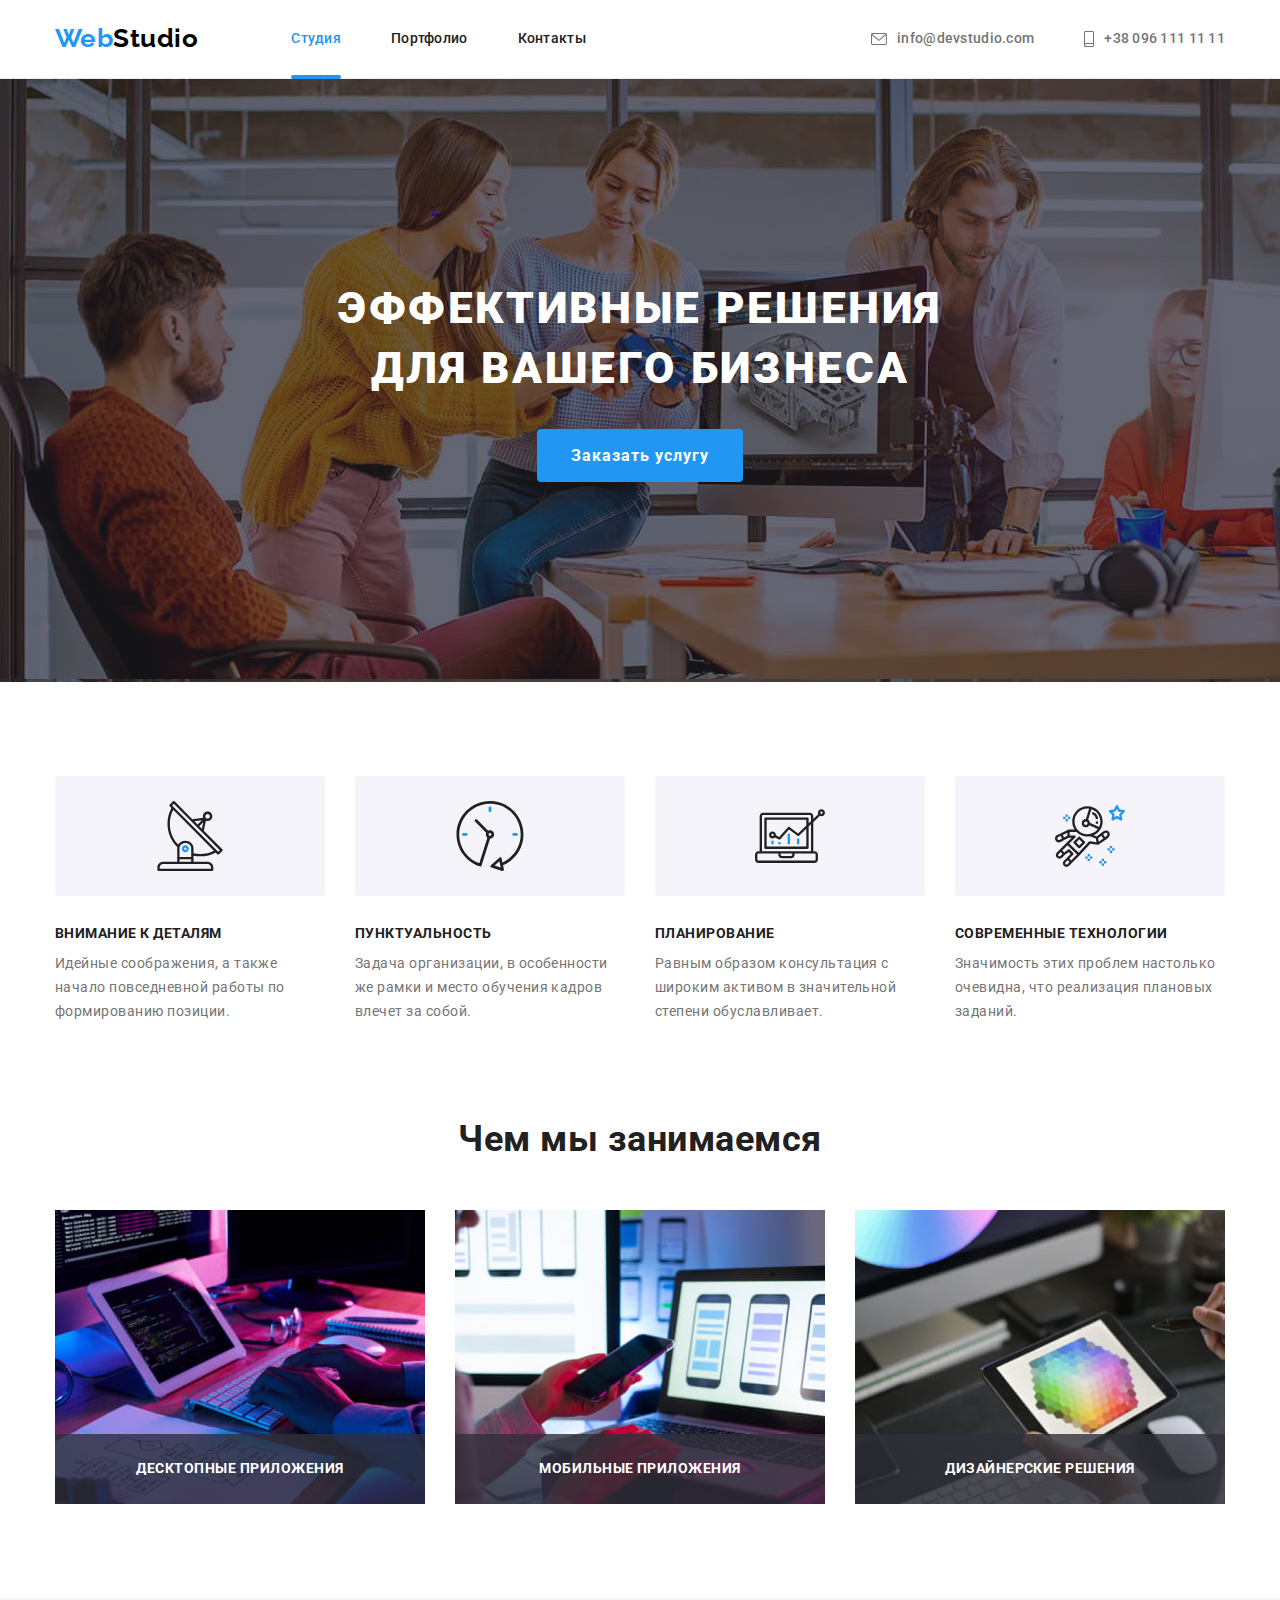
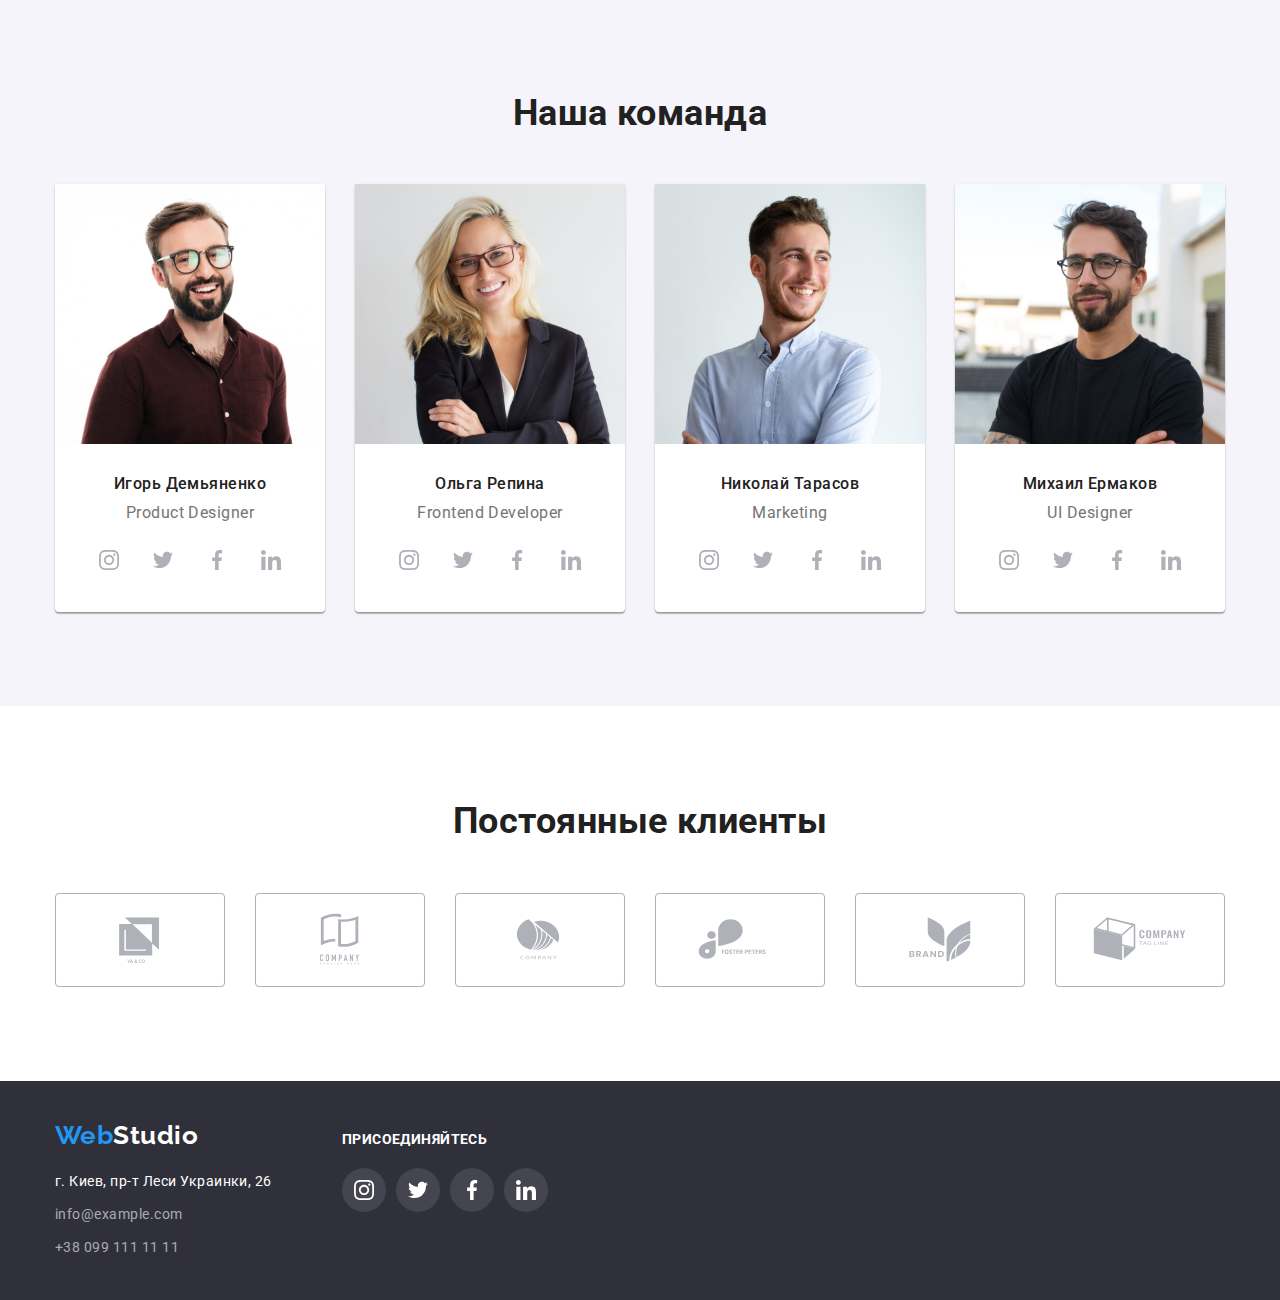
<file: index.html>
<!DOCTYPE html>
<html lang="ru">
  <head>
    <meta charset="UTF-8" />
    <meta http-equiv="X-UA-Compatible" content="IE=edge" />
    <meta name="viewport" content="width=device-width, initial-scale=1.0" />
    <title>Студия</title>
    <link rel="preconnect" href="https://fonts.googleapis.com" />
    <link rel="preconnect" href="https://fonts.gstatic.com" crossorigin />
    <link
      href="https://fonts.googleapis.com/css2?family=Raleway:wght@700&family=Roboto:wght@400;500;700;900&display=swap"
      rel="stylesheet"
    />
    <link
      rel="stylesheet"
      href="https://cdnjs.cloudflare.com/ajax/libs/modern-normalize/1.1.0/modern-normalize.min.css"
    />
    <link rel="stylesheet" href="./css/styles.css" />
  </head>
  <body>
    <header class="header">
      <div class="contanier header-content">
        <nav class="header-nav">
          <a href="./index.html" class="logo logo-header" lang="en"
            >Web<span class="hdr">Studio</span>
          </a>
          <ul class="header-list list">
            <li class="header-item">
              <a href="./index.html" class="header-link link current transitions">Студия</a>
            </li>
            <li class="header-item">
              <a href="./portfolio.html" class="header-link link transitions">Портфолио</a>
            </li>
            <li class="header-item">
              <a href="" class="header-link link transitions">Контакты</a>
            </li>
          </ul>
        </nav>
        <ul class="header-contacts list">
          <li class="header-contacts-item">
            <a href="mailto:info@devstudio.com" class="header-contact link transitions">
              <svg class="header-contacts-icon" width="16" height="12">
                <use href="./images/icons.svg#icon-envelope"></use>
              </svg>
              info@devstudio.com
            </a>
          </li>
          <li class="header-contacts-item">
            <a href="tel:+380961111111" class="header-contact link transitions">
              <svg class="header-contacts-icon" width="10" height="16">
                <use href="./images/icons.svg#icon-smartphone"></use>
              </svg>
              +38 096 111 11 11
            </a>
          </li>
        </ul>
      </div>
    </header>
    <main>
      <section class="hero">
        <div class="contanier">
          <h1 class="hero-title">Эффективные решения для вашего бизнеса</h1>
          <button type="button" class="hero-button button transitions" data-modal-open>
            Заказать услугу
          </button>
        </div>
      </section>
      <section class="peculiarities">
        <!--заголовок не видимый-->
        <div class="contanier">
          <h2 class="visually-hidden">Особенности</h2>
          <ul class="peculiarities-list list">
            <li class="peculiarities-item">
              <div class="peculiarities-item-icon">
                <svg width="70" height="70">
                  <use href="./images/icons.svg#icon-antenna"></use>
                </svg>
              </div>
              <h3 class="peculiarities-item-title">Внимание к деталям</h3>
              <p class="peculiarities-item-text">
                Идейные соображения, а также начало повседневной работы по формированию позиции.
              </p>
            </li>
            <li class="peculiarities-item">
              <div class="peculiarities-item-icon">
                <svg width="70" height="70">
                  <use href="./images/icons.svg#icon-clock"></use>
                </svg>
              </div>
              <h3 class="peculiarities-item-title">Пунктуальность</h3>
              <p class="peculiarities-item-text">
                Задача организации, в особенности же рамки и место обучения кадров влечет за собой.
              </p>
            </li>
            <li class="peculiarities-item">
              <div class="peculiarities-item-icon">
                <svg width="70" height="70">
                  <use href="./images/icons.svg#icon-diagram"></use>
                </svg>
              </div>
              <h3 class="peculiarities-item-title">Планирование</h3>
              <p class="peculiarities-item-text">
                Равным образом консультация с широким активом в значительной степени обуславливает.
              </p>
            </li>
            <li class="peculiarities-item">
              <div class="peculiarities-item-icon">
                <svg width="70" height="70">
                  <use href="./images/icons.svg#icon-astronaut"></use>
                </svg>
              </div>
              <h3 class="peculiarities-item-title">Современные технологии</h3>
              <p class="peculiarities-item-text">
                Значимость этих проблем настолько очевидна, что реализация плановых заданий.
              </p>
            </li>
          </ul>
        </div>
      </section>
      <section class="working">
        <div class="contanier">
          <h2 class="working-title title">Чем мы занимаемся</h2>
          <ul class="working-list list">
            <li class="working-item">
              <img class="working-img" src="./images/desktop.jpg" alt="Десктоп" width="370" />
              <h3 class="working-top-title">Десктопные приложения</h3>
            </li>
            <li class="working-item">
              <img class="working-img" src="./images/mobile.jpg" alt="Смартфон" width="370" />
              <h3 class="working-top-title">Мобильные приложения</h3>
            </li>
            <li class="working-item">
              <img class="working-img" src="./images/table.jpg" alt="Планшет" width="370" />
              <h3 class="working-top-title">Дизайнерские решения</h3>
            </li>
          </ul>
        </div>
      </section>
      <section class="developers">
        <div class="contanier">
          <h2 class="developers-title title">Наша команда</h2>
          <ul class="developers-list list">
            <li class="developers-item">
              <img src="./images/photo-product-designer.jpg" alt="Дизайнер" width="270" />
              <div class="emploees-text">
                <h3 class="developers-name name emploees">Игорь Демьяненко</h3>
                <p class="developers-position emploees" lang="en">Product Designer</p>
                <ul class="developers-social-list list">
                  <li class="developers-social-item">
                    <a href="" class="developers-social-icon transitions">
                      <svg width="20" height="20">
                        <use href="./images/icons.svg#icon-instagram"></use>
                      </svg>
                      <span class="visually-hidden">instagram</span>
                    </a>
                  </li>
                  <li class="developers-social-item">
                    <a href="" class="developers-social-icon transitions">
                      <svg width="20" height="20">
                        <use href="./images/icons.svg#icon-twitter"></use>
                      </svg>
                      <span class="visually-hidden">twitter</span>
                    </a>
                  </li>
                  <li class="developers-social-item">
                    <a href="" class="developers-social-icon transitions">
                      <svg width="20" height="20">
                        <use href="./images/icons.svg#icon-facebook"></use>
                      </svg>
                      <span class="visually-hidden">facebook</span>
                    </a>
                  </li>
                  <li class="developers-social-item">
                    <a href="" class="developers-social-icon transitions">
                      <svg width="20" height="20">
                        <use href="./images/icons.svg#icon-linkedin"></use>
                      </svg>
                      <span class="visually-hidden">linkedin</span>
                    </a>
                  </li>
                </ul>
              </div>
            </li>
            <li class="developers-item">
              <img
                src="./images/photo-frontend-developer.jpg"
                alt="Фронтенд-разработчик"
                width="270"
              />
              <div class="emploees-text">
                <h3 class="developers-name name emploees">Ольга Репина</h3>
                <p class="developers-position emploees" lang="en">Frontend Developer</p>
                <ul class="developers-social-list list">
                  <li class="developers-social-item">
                    <a href="" class="developers-social-icon transitions">
                      <svg width="20" height="20">
                        <use href="./images/icons.svg#icon-instagram"></use>
                      </svg>
                      <span class="visually-hidden">instagram</span>
                    </a>
                  </li>
                  <li class="developers-social-item">
                    <a href="" class="developers-social-icon transitions">
                      <svg width="20" height="20">
                        <use href="./images/icons.svg#icon-twitter"></use>
                      </svg>
                      <span class="visually-hidden">twitter</span>
                    </a>
                  </li>
                  <li class="developers-social-item">
                    <a href="" class="developers-social-icon transitions">
                      <svg width="20" height="20">
                        <use href="./images/icons.svg#icon-facebook"></use>
                      </svg>
                      <span class="visually-hidden">facebook</span>
                    </a>
                  </li>
                  <li class="developers-social-item">
                    <a href="" class="developers-social-icon transitions">
                      <svg width="20" height="20">
                        <use href="./images/icons.svg#icon-linkedin"></use>
                      </svg>
                      <span class="visually-hidden">linkedin</span>
                    </a>
                  </li>
                </ul>
              </div>
            </li>
            <li class="developers-item">
              <img src=".//images/photo-marketing.jpg" alt="Маркетинг" width="270" />
              <div class="emploees-text">
                <h3 class="developers-name name emploees">Николай Тарасов</h3>
                <p class="developers-position emploees" lang="en">Marketing</p>
                <ul class="developers-social-list list">
                  <li class="developers-social-item">
                    <a href="" class="developers-social-icon transitions">
                      <svg width="20" height="20">
                        <use href="./images/icons.svg#icon-instagram"></use>
                      </svg>
                      <span class="visually-hidden">instagram</span>
                    </a>
                  </li>
                  <li class="developers-social-item">
                    <a href="" class="developers-social-icon transitions">
                      <svg width="20" height="20">
                        <use href="./images/icons.svg#icon-twitter"></use>
                      </svg>
                      <span class="visually-hidden">twitter</span>
                    </a>
                  </li>
                  <li class="developers-social-item">
                    <a href="" class="developers-social-icon transitions">
                      <svg width="20" height="20">
                        <use href="./images/icons.svg#icon-facebook"></use>
                      </svg>
                      <span class="visually-hidden">facebook</span>
                    </a>
                  </li>
                  <li class="developers-social-item">
                    <a href="" class="developers-social-icon transitions">
                      <svg width="20" height="20">
                        <use href="./images/icons.svg#icon-linkedin"></use>
                      </svg>
                      <span class="visually-hidden">linkedin</span>
                    </a>
                  </li>
                </ul>
              </div>
            </li>
            <li class="developers-item">
              <img src="./images/photo-uI-designer.jpg" alt="UI-дизайнер" width="270" />
              <div class="emploees-text">
                <h3 class="developers-name name emploees">Михаил Ермаков</h3>
                <p class="developers-position emploees" lang="en">UI Designer</p>
                <ul class="developers-social-list list">
                  <li class="developers-social-item">
                    <a href="" class="developers-social-icon transitions">
                      <svg width="20" height="20">
                        <use href="./images/icons.svg#icon-instagram"></use>
                      </svg>
                      <span class="visually-hidden">instagram</span>
                    </a>
                  </li>
                  <li class="developers-social-item">
                    <a href="" class="developers-social-icon transitions">
                      <svg width="20" height="20">
                        <use href="./images/icons.svg#icon-twitter"></use>
                      </svg>
                      <span class="visually-hidden">twitter</span>
                    </a>
                  </li>
                  <li class="developers-social-item">
                    <a href="" class="developers-social-icon transitions">
                      <svg width="20" height="20">
                        <use href="./images/icons.svg#icon-facebook"></use>
                      </svg>
                      <span class="visually-hidden">facebook</span>
                    </a>
                  </li>
                  <li class="developers-social-item">
                    <a href="" class="developers-social-icon transitions">
                      <svg width="20" height="20">
                        <use href="./images/icons.svg#icon-linkedin"></use>
                      </svg>
                      <span class="visually-hidden">linkedin</span>
                    </a>
                  </li>
                </ul>
              </div>
            </li>
          </ul>
        </div>
      </section>
      <section class="clients">
        <div class="contanier">
          <h2 class="clients-title title">Постоянные клиенты</h2>
          <ul class="clients-list list">
            <li class="clients-item">
              <a href="" class="clients-link link transitions">
                <svg class="clients-icon" width="106" height="60">
                  <use href="./images/icons.svg#icon-Logo-one"></use>
                </svg>
              </a>
            </li>
            <li class="clients-item">
              <a href="" class="clients-link link transitions">
                <svg class="clients-icon" width="106" height="60">
                  <use href="./images/icons.svg#icon-Logo-two"></use>
                </svg>
              </a>
            </li>
            <li class="clients-item">
              <a href="" class="clients-link link transitions">
                <svg class="clients-icon" width="106" height="60">
                  <use href="./images/icons.svg#icon-Logo-three"></use>
                </svg>
              </a>
            </li>
            <li class="clients-item">
              <a href="" class="clients-link link transitions">
                <svg class="clients-icon" width="106" height="60">
                  <use href="./images/icons.svg#icon-Logo-four"></use>
                </svg>
              </a>
            </li>
            <li class="clients-item">
              <a href="" class="clients-link link transitions">
                <svg class="clients-icon" width="106" height="60">
                  <use href="./images/icons.svg#icon-Logo-five"></use>
                </svg>
              </a>
            </li>
            <li class="clients-item">
              <a href="" class="clients-link link transitions">
                <svg class="clients-icon" width="106" height="60">
                  <use href="./images/icons.svg#icon-Logo-six"></use>
                </svg>
              </a>
            </li>
          </ul>
        </div>
      </section>
    </main>
    <footer class="footer">
      <div class="footer-content contanier">
        <div class="footer-address">
          <a href="./index.html" class="logo logo-footer" lang="en"
            >Web<span class="ftr">Studio</span>
          </a>
          <address class="address">
            <ul class="address-list list">
              <li class="address-item">
                <a
                  href="https://goo.gl/maps/TxTMKxAQMS6T1ihJ8"
                  target="_blank"
                  rel="nofollow noreferrer "
                  class="address-map link transitions"
                  >г. Киев, пр-т Леси Украинки, 26
                </a>
              </li>
              <li class="address-item">
                <a href="mailto:info@example.com" class="footer-contact link transitions"
                  >info@example.com</a
                >
              </li>
              <li class="address-item">
                <a href="tel:+380991111111" class="footer-contact link transitions"
                  >+38 099 111 11 11</a
                >
              </li>
            </ul>
          </address>
        </div>
        <div class="footer-social">
          <h3 class="footer-social-title">присоединяйтесь</h3>
          <ul class="footer-social-list list">
            <li class="footer-social-item">
              <a href="" class="footer-social-icon transitions">
                <svg width="20" height="20">
                  <use href="./images/icons.svg#icon-instagram"></use>
                </svg>
                <span class="visually-hidden">instagram</span>
              </a>
            </li>
            <li class="footer-social-item">
              <a href="" class="footer-social-icon transitions">
                <svg width="20" height="20">
                  <use href="./images/icons.svg#icon-twitter"></use>
                </svg>
                <span class="visually-hidden">twitter</span>
              </a>
            </li>
            <li class="footer-social-item">
              <a href="" class="footer-social-icon transitions">
                <svg width="20" height="20">
                  <use href="./images/icons.svg#icon-facebook"></use>
                </svg>
                <span class="visually-hidden">facebook</span>
              </a>
            </li>
            <li class="footer-social-item">
              <a href="" class="footer-social-icon transitions">
                <svg width="20" height="20">
                  <use href="./images/icons.svg#icon-linkedin"></use>
                </svg>
                <span class="visually-hidden">linkedin</span>
              </a>
            </li>
          </ul>
        </div>
      </div>
    </footer>
    <div class="backdrop is-hidden" data-modal>
      <div class="modal">
        <button type="button" class="modal-close-btn transitions" data-modal-close>
          <svg width="18" height="18">
            <use href="./images/icons.svg#icon-close"></use>
          </svg>
        </button>
      </div>
    </div>
    <script src="./js/modal.js"></script>
  </body>
</html>
</file>
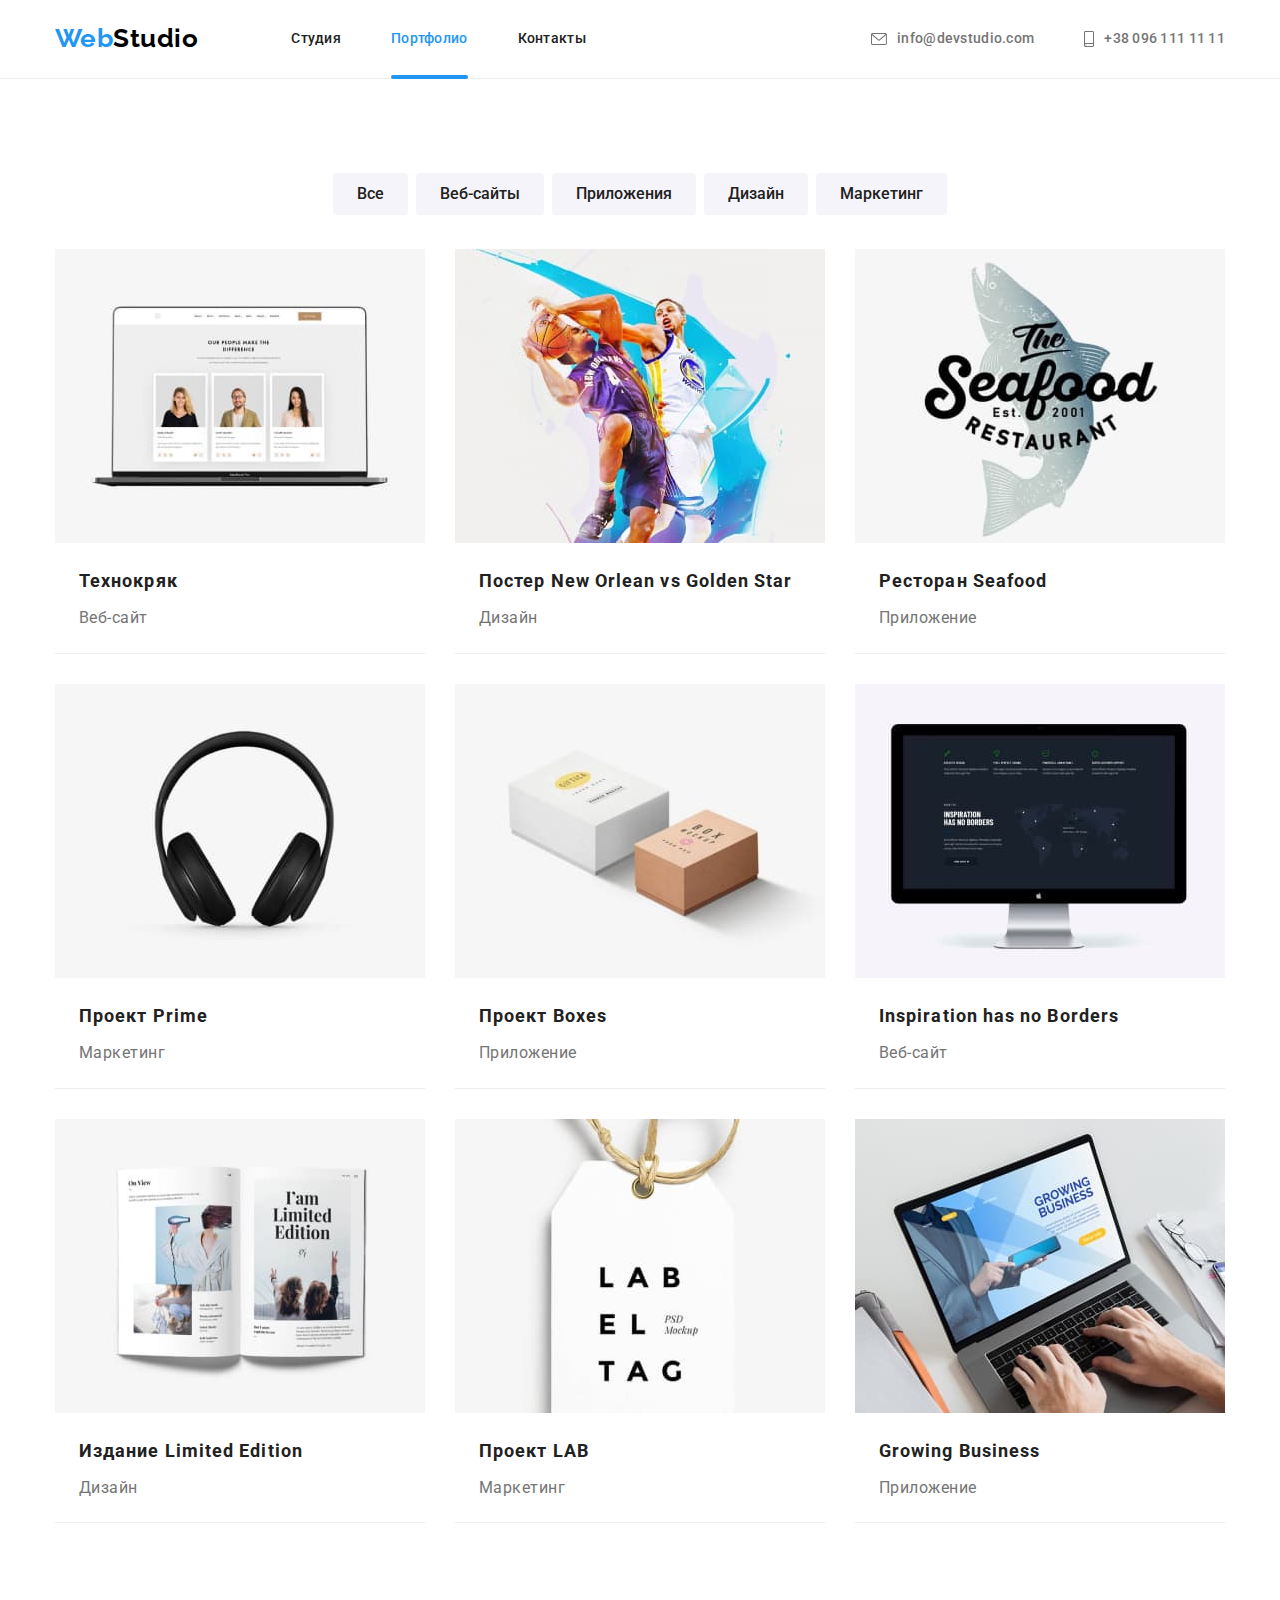
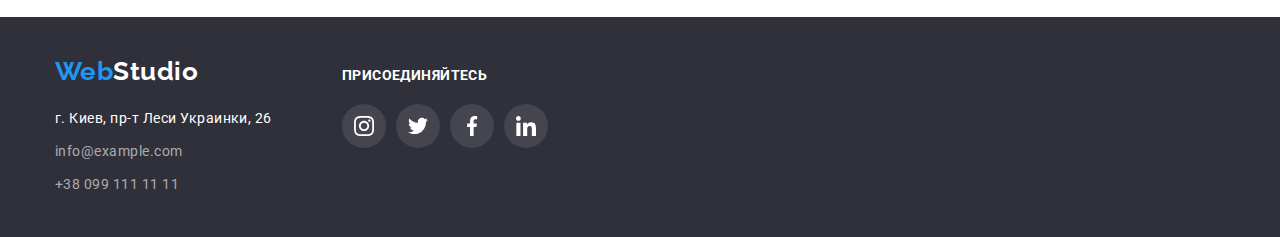
<file: portfolio.html>
<!DOCTYPE html>
<html lang="ru">
  <head>
    <meta charset="UTF-8" />
    <meta http-equiv="X-UA-Compatible" content="IE=edge" />
    <meta name="viewport" content="width=device-width, initial-scale=1.0" />
    <title>Портфолио</title>
    <link
      href="https://fonts.googleapis.com/css2?family=Raleway:wght@700&family=Roboto:wght@400;500;700;900&display=swap"
      rel="stylesheet"
    />
    <link
      rel="stylesheet"
      href="https://cdnjs.cloudflare.com/ajax/libs/modern-normalize/1.1.0/modern-normalize.min.css"
    />
    <link rel="stylesheet" href="./css/styles.css" />
  </head>
  <body>
    <header class="header">
      <div class="contanier header-content">
        <nav class="header-nav">
          <a href="./index.html" class="logo logo-header" lang="en"
            >Web<span class="hdr">Studio</span></a
          >
          <ul class="header-list list">
            <li class="header-item">
              <a href="./index.html" class="header-link link transitions">Студия</a>
            </li>
            <li class="header-item">
              <a href="./portfolio.html" class="header-link link current transitions">Портфолио</a>
            </li>
            <li class="header-item">
              <a href="" class="header-link link transitions">Контакты</a>
            </li>
          </ul>
        </nav>
        <ul class="header-contacts list">
          <li class="header-contacts-item">
            <a href="mailto:info@devstudio.com" class="header-contact link transitions">
              <svg class="header-contacts-icon" width="16" height="12">
                <use href="./images/icons.svg#icon-envelope"></use>
              </svg>
              info@devstudio.com
            </a>
          </li>
          <li class="header-contacts-item">
            <a href="tel:+380961111111" class="header-contact link transitions">
              <svg class="header-contacts-icon" width="10" height="16">
                <use href="./images/icons.svg#icon-smartphone"></use>
              </svg>
              +38 096 111 11 11
            </a>
          </li>
        </ul>
      </div>
    </header>
    <main>
      <section class="portfolio">
        <!--заголовок не видимый-->
        <div class="contanier portfolio-content">
          <h1 class="visually-hidden">Портфолио</h1>
          <ul class="filters-list list">
            <li class="filters-item">
              <button type="button" class="filters-btn button transitions">Все</button>
            </li>
            <li class="filters-item">
              <button type="button" class="filters-btn button transitions">Веб-сайты</button>
            </li>
            <li class="filters-item">
              <button type="button" class="filters-btn button transitions">Приложения</button>
            </li>
            <li class="filters-item">
              <button type="button" class="filters-btn button transitions">Дизайн</button>
            </li>
            <li class="filters-item">
              <button type="button" class="filters-btn button transitions">Маркетинг</button>
            </li>
          </ul>
          <ul class="products-list list">
            <li class="products-item">
              <a href="" class="products-item-link transitions">
                <div class="products-thumb">
                  <img
                    src="./images/website-technokryak.jpg"
                    alt="Страница веб-сайта"
                    width="370"
                  />
                  <p class="products-top-text transitions">
                    Технокряк это современная площадка распространения коронавируса. Компании
                    используют эту платформу для цифрового шпионажа и атак на защищённые сервера
                    конкурентов.
                  </p>
                </div>
                <div class="products-item-text-content">
                  <h2 class="products-item-title">Технокряк</h2>
                  <p class="products-item-text">Веб-сайт</p>
                </div>
              </a>
            </li>
            <li class="products-item">
              <a href="" class="products-item-link transitions">
                <div class="products-thumb">
                  <img src="./images/design-post.jpg" alt="Блок-шот" width="370" />
                  <p class="products-top-text transitions">
                    Технокряк это современная площадка распространения коронавируса. Компании
                    используют эту платформу для цифрового шпионажа и атак на защищённые сервера
                    конкурентов.
                  </p>
                </div>
                <div class="products-item-text-content">
                  <h2 class="products-item-title">
                    Постер <span lang="en">New Orlean vs Golden Star</span>
                  </h2>
                  <p class="products-item-text">Дизайн</p>
                </div>
              </a>
            </li>
            <li class="products-item">
              <a href="" class="products-item-link transitions">
                <div class="products-thumb">
                  <img src="./images/application-seafood.jpg" alt="Лого ресторана" width="370" />
                  <p class="products-top-text transitions">
                    Технокряк это современная площадка распространения коронавируса. Компании
                    используют эту платформу для цифрового шпионажа и атак на защищённые сервера
                    конкурентов.
                  </p>
                </div>
                <div class="products-item-text-content">
                  <h2 class="products-item-title">Ресторан <span lang="en">Seafood</span></h2>
                  <p class="products-item-text">Приложение</p>
                </div>
              </a>
            </li>
            <li class="products-item">
              <a href="" class="products-item-link transitions">
                <div class="products-thumb">
                  <img src="./images/marketing-project-prime.jpg" alt="Наушники" width="370" />
                  <p class="products-top-text transitions">
                    Технокряк это современная площадка распространения коронавируса. Компании
                    используют эту платформу для цифрового шпионажа и атак на защищённые сервера
                    конкурентов.
                  </p>
                </div>
                <div class="products-item-text-content">
                  <h2 class="products-item-title">Проект <span lang="en">Prime</span></h2>
                  <p class="products-item-text">Маркетинг</p>
                </div>
              </a>
            </li>
            <li class="products-item">
              <a href="" class="products-item-link transitions">
                <div class="products-thumb">
                  <img src="./images/application-project-boxes.jpg" alt="Две коробки" width="370" />
                  <p class="products-top-text transitions">
                    Технокряк это современная площадка распространения коронавируса. Компании
                    используют эту платформу для цифрового шпионажа и атак на защищённые сервера
                    конкурентов.
                  </p>
                </div>
                <div class="products-item-text-content">
                  <h2 class="products-item-title">Проект <span lang="en">Boxes</span></h2>
                  <p class="products-item-text">Приложение</p>
                </div>
              </a>
            </li>
            <li class="products-item">
              <a href="" class="products-item-link transitions">
                <div class="products-thumb">
                  <img
                    src="./images/website-inspiration.jpg"
                    alt="Страница веб-сайта"
                    width="370"
                  />
                  <p class="products-top-text transitions">
                    Технокряк это современная площадка распространения коронавируса. Компании
                    используют эту платформу для цифрового шпионажа и атак на защищённые сервера
                    конкурентов.
                  </p>
                </div>
                <div class="products-item-text-content">
                  <h2 class="products-item-title" lang="en">Inspiration has no Borders</h2>
                  <p class="products-item-text">Веб-сайт</p>
                </div>
              </a>
            </li>
            <li class="products-item">
              <a href="" class="products-item-link transitions">
                <div class="products-thumb">
                  <img src="./images/design-limited-edition.jpg" alt="Страницы книги" width="370" />
                  <p class="products-top-text transitions">
                    Технокряк это современная площадка распространения коронавируса. Компании
                    используют эту платформу для цифрового шпионажа и атак на защищённые сервера
                    конкурентов.
                  </p>
                </div>
                <div class="products-item-text-content">
                  <h2 class="products-item-title">
                    Издание <span lang="en">Limited Edition</span>
                  </h2>
                  <p class="products-item-text">Дизайн</p>
                </div>
              </a>
            </li>
            <li class="products-item">
              <a href="" class="products-item-link transitions">
                <div class="products-thumb">
                  <img src="./images/marketing-project-lab.jpg" alt="Ярлык" width="370" />
                  <p class="products-top-text transitions">
                    Технокряк это современная площадка распространения коронавируса. Компании
                    используют эту платформу для цифрового шпионажа и атак на защищённые сервера
                    конкурентов.
                  </p>
                </div>
                <div class="products-item-text-content">
                  <h2 class="products-item-title">Проект LAB</h2>
                  <p class="products-item-text">Маркетинг</p>
                </div>
              </a>
            </li>
            <li class="products-item">
              <a href="" class="products-item-link transitions">
                <div class="products-thumb">
                  <img
                    src="./images/application-growing-business.jpg"
                    alt="Страница на экране ноутбука"
                    width="370"
                  />
                  <p class="products-top-text transitions">
                    Технокряк это современная площадка распространения коронавируса. Компании
                    используют эту платформу для цифрового шпионажа и атак на защищённые сервера
                    конкурентов.
                  </p>
                </div>
                <div class="products-item-text-content">
                  <h2 class="products-item-title" lang="en">Growing Business</h2>
                  <p class="products-item-text">Приложение</p>
                </div>
              </a>
            </li>
          </ul>
        </div>
      </section>
    </main>
    <footer class="footer">
      <div class="footer-content contanier">
        <div class="footer-address">
          <a href="./index.html" class="logo logo-footer" lang="en"
            >Web<span class="ftr">Studio</span>
          </a>
          <address class="address">
            <ul class="address-list list">
              <li class="address-item">
                <a
                  href="https://goo.gl/maps/TxTMKxAQMS6T1ihJ8"
                  target="_blank"
                  rel="nofollow noreferrer "
                  class="address-map link transitions"
                  >г. Киев, пр-т Леси Украинки, 26
                </a>
              </li>
              <li class="address-item">
                <a href="mailto:info@example.com" class="footer-contact link transitions"
                  >info@example.com</a
                >
              </li>
              <li class="address-item">
                <a href="tel:+380991111111" class="footer-contact link transitions"
                  >+38 099 111 11 11</a
                >
              </li>
            </ul>
          </address>
        </div>
        <div class="footer-social">
          <h3 class="footer-social-title">присоединяйтесь</h3>
          <ul class="footer-social-list list">
            <li class="footer-social-item">
              <a href="" class="footer-social-icon transitions">
                <svg width="20" height="20">
                  <use href="./images/icons.svg#icon-instagram"></use>
                </svg>
                <span class="visually-hidden">instagram</span>
              </a>
            </li>
            <li class="footer-social-item">
              <a href="" class="footer-social-icon transitions">
                <svg width="20" height="20">
                  <use href="./images/icons.svg#icon-twitter"></use>
                </svg>
                <span class="visually-hidden">twitter</span>
              </a>
            </li>
            <li class="footer-social-item">
              <a href="" class="footer-social-icon transitions">
                <svg width="20" height="20">
                  <use href="./images/icons.svg#icon-facebook"></use>
                </svg>
                <span class="visually-hidden">facebook</span>
              </a>
            </li>
            <li class="footer-social-item">
              <a href="" class="footer-social-icon transitions">
                <svg width="20" height="20">
                  <use href="./images/icons.svg#icon-linkedin"></use>
                </svg>
                <span class="visually-hidden">linkedin</span>
              </a>
            </li>
          </ul>
        </div>
      </div>
    </footer>
  </body>
</html>
</file>
<file: css/styles.css>
/* Используемые цвета в проекте */
/* основной цвет текста - #212121 */
/* вторичный цвет текста - #757575 */
/* цвет текста при наведении и цвет первой части лого - #2196F3 */
/* цвет текста второй части лого в шапке - #000000 */
/* цвет текста второй части лого в подвале - #FFFFFF */
/* цвет текста Hero - #FFFFFF */
/* цвет текста адреса - #FFFFFF */
/* цвет текста контактов в подвале - rgba(255, 255, 255, 0,6) */
/* цвет текста при акценте - #FFFFFF */
/* основной цвет фона - #E5E5E5 */
/* вторичный цвет фона - #2F303A */
/* цвет фона секции Наща команда - #F5F4FA */
/* цвет фона шапки - #FFFFFF */
/* акцент - #2196F3 */
/* цвет фона карточки продукта - #EEEEEE */
/* цвет фона кнопки фильтра - #F5F4FA */

:root {
  --primary-text-color: #212121;
  --secondary-text-color: #757575;
  --hover-text-color: #2196f3;
  --logo-text-color: #2196f3;
  --partlogo-text-color-header: #000000;
  --partlogo-text-color-footer: #ffffff;
  --hero-text-color: #ffffff;
  --addresse-text-color: #ffffff;
  --footer-contacts-text-color: rgba(255, 255, 255, 0.6);
  --accent-text-color: #ffffff;
  --primary-bg-color: #e5e5e5;
  --secondary-bg-color: #2f303a;
  --header-bg-color: #ffffff;
  --accent-color: #2196f3;
  --additional-bg-color: #f5f4fa;
  --white-bg-color: #ffffff;
  --product-card-bg-color: #ffffff;
  --accent-hero-btn-bg-color: #188ce8;
  --accent-icon-bg-color: #2196f3;
  --primary-icon-fill: #afb1b8;
  --accent-icon-fill: #ffffff;
  --modal-bg-color: #ffffff;
}

/* Общие свойства */

body {
  background-color: var(--white-bg-color);
  color: var(--primary-text-color);
  font-family: Roboto, sans-serif;
  letter-spacing: 0.03em;
}
a {
  color: var(--primary-text-color);
  text-decoration: none;
}
p {
  color: var(--secondary-text-color);
}
h1,
h2,
h3,
h4,
h5,
h6,
p {
  margin-top: 0;
  margin-bottom: 0;
}
img {
  display: block;
  width: 100%;
  height: auto;
}
.list {
  padding: 0;
  margin: 0;
  list-style: none;
}
.link {
  padding-top: 5px;
  padding-bottom: 5px;
}
.link:focus,
.link:hover {
  color: var(--hover-text-color);
}
.title {
  font-weight: 700;
  font-size: 36px;
  line-height: 1.17;
  text-align: center;
}
.logo {
  color: var(--logo-text-color);
  font-family: Raleway, sans-serif;
  font-weight: 700;
  font-size: 26px;
  line-height: 1.15;
}
.visually-hidden {
  position: absolute;
  white-space: nowrap;
  width: 1px;
  height: 1px;
  overflow: hidden;
  border: 0;
  padding: 0;
  clip: rect(0 0 0 0);
  clip-path: inset(50%);
  margin: -1px;
}
.current {
  color: var(--hover-text-color);
}
.current::after {
  position: absolute;
  content: '';
  top: 44px;
  left: 0;
  width: 100%;
  height: 4px;
  background-color: var(--hover-text-color);
  border-radius: 2px;
  cursor: auto;
}
.contanier {
  width: 1200px;
  margin-left: auto;
  margin-right: auto;
  padding-left: 15px;
  padding-right: 15px;
  /* outline: 2px solid #2196f3; */
}

/* Buttons */

.hero-button {
  padding-top: 10px;
  padding-right: 32px;
  padding-bottom: 10px;
  padding-left: 32px;
  font-weight: 700;
  line-height: 1.87;
  letter-spacing: 0.06em;
}
.button {
  border-color: transparent;
  border-radius: 4px;
  cursor: pointer;
  background-color: var(--additional-bg-color);
  color: var(--primary-text-color);
  font-size: 16px;
  font-family: inherit;
  text-align: center;
}
.hero-button,
.button:hover,
.button:focus {
  background-color: var(--accent-color);
  color: var(--accent-text-color);
}
.hero-button:hover,
.hero-button:focus {
  background-color: var(--accent-hero-btn-bg-color);
  box-shadow: 0px 4px 4px rgba(0, 0, 0, 0.15);
}
.filters-btn {
  padding-top: 6px;
  padding-right: 22px;
  padding-bottom: 6px;
  padding-left: 22px;
  font-weight: 500;
  line-height: 1.62;
}
.filters-btn:hover,
.filters-btn:focus {
  box-shadow: 0px 3px 1px rgba(0, 0, 0, 0.1), 0px 1px 2px rgba(0, 0, 0, 0.08),
    0px 2px 2px rgba(0, 0, 0, 0.12);
}
.transitions {
  transition-property: color, background-color, box-shadow, border-color, transform;
  transition-duration: 250ms;
  transition-timing-function: cubic-bezier(0.4, 0, 0.2, 1);
}
/* -----Стили главной страницы----- */

/* Header */

.header {
  background-color: var(--header-bg-color);
  padding-top: 24px;
  padding-bottom: 24px;
  border-bottom: 1px solid #ececec;
}
.header-content {
  display: flex;
  align-items: center;
}
.header-nav {
  display: flex;
  align-items: center;
}
.logo-header {
  margin-right: 93px;
}
.hdr {
  color: var(--partlogo-text-color-header);
}
.header-list,
.header-contacts {
  font-weight: 500;
  font-size: 14px;
  line-height: 1.14;
  letter-spacing: 0.02em;
  display: flex;
  align-items: center;
}
.header-item {
  position: relative;
}
.header-item:not(:last-child) {
  margin-right: 50px;
}
.header-contacts {
  margin-left: auto;
}
.header-contacts-item {
  align-items: center;
}
.header-contacts-item:not(:last-child) {
  margin-right: 50px;
}
.header-contact {
  color: var(--secondary-text-color);
  display: flex;
  align-items: center;
}
.header-contacts-icon {
  margin-right: 10px;
  fill: currentColor;
}

/* Hero */

.hero {
  padding-top: 200px;
  padding-bottom: 200px;
  text-align: center;
  background-image: linear-gradient(rgba(47, 48, 58, 0.4), rgba(47, 48, 58, 0.4)),
    url(../images/hero-bg.jpg);
  background-color: var(--secondary-bg-color);
  color: var(--hero-text-color);
  max-width: 1600px;
  margin-right: auto;
  margin-left: auto;
}
.hero-title {
  width: 696px;
  margin-left: auto;
  margin-right: auto;
  margin-bottom: 30px;
  font-weight: 900;
  font-size: 44px;
  line-height: 1.36;
  letter-spacing: 0.06em;
  text-transform: uppercase;
}

/* Особенности */

.peculiarities {
  padding-top: 94px;
  padding-bottom: 94px;
}

.peculiarities-list {
  display: flex;
}

.peculiarities-item {
  width: calc((100% - 90px) / 4);
  margin-right: 30px;
}
.peculiarities-item:nth-child(4n) {
  margin-right: 0;
}
.peculiarities-item-icon {
  display: flex;
  width: 100%;
  justify-content: center;
  padding-top: 25px;
  padding-bottom: 25px;
  margin-bottom: 30px;
  border-radius: 4px;
  background-color: var(--additional-bg-color);
}
.peculiarities-item-title {
  margin-bottom: 10px;
  font-weight: 700;
  font-size: 14px;
  line-height: 1.14;
  text-transform: uppercase;
}
.peculiarities-item-text {
  font-size: 14px;
  line-height: 1.71;
}

/* Чем мы занимаемся */

.working {
  padding-bottom: 94px;
}
.working-title {
  margin-bottom: 50px;
}
.working-list {
  display: flex;
}
.working-item {
  position: relative;
  width: calc((100% - 60px) / 3);
  margin-right: 30px;
}
.working-item:nth-child(3n) {
  margin-right: 0;
}
.working-top-title {
  position: absolute;
  bottom: 0;
  left: 0;
  width: 100%;
  display: flex;
  justify-content: center;
  align-items: center;
  background-color: rgba(47, 48, 58, 0.8);
  color: var(--accent-text-color);
  padding-top: 27px;
  padding-bottom: 27px;
  font-weight: 700;
  font-size: 14px;
  line-height: 1.14;
  text-transform: uppercase;
}

/* Наша команда*/

.developers {
  background-color: var(--additional-bg-color);
  padding-top: 94px;
  padding-bottom: 94px;
}
.developers-title {
  margin-bottom: 50px;
}
.developers-list {
  display: flex;
}
.developers-item {
  width: calc((100% - 90px) / 4);
  margin-right: 30px;
  background-color: var(--white-bg-color);
  box-shadow: 0px 1px 3px rgba(0, 0, 0, 0.12), 0px 1px 1px rgba(0, 0, 0, 0.14),
    0px 2px 1px rgba(0, 0, 0, 0.2);
  border-top-left-radius: 0px;
  border-top-right-radius: 0px;
  border-bottom-right-radius: 4px;
  border-bottom-left-radius: 4px;
}
.developers-item:nth-child(4n) {
  margin-right: 0;
}
.emploees-text {
  padding-top: 30px;
  padding-bottom: 30px;
}
.name {
  font-weight: 500;
  margin-bottom: 10px;
}
.emploees {
  font-size: 16px;
  line-height: 1.19;
  text-align: center;
}
.developers-position {
  margin-bottom: 16px;
}
.developers-social-list {
  display: flex;
  justify-content: center;
  align-items: center;
}
.developers-social-item + .developers-social-item {
  margin-left: 10px;
}
.developers-social-icon {
  display: flex;
  width: 44px;
  height: 44px;
  justify-content: center;
  align-items: center;
  border-radius: 50%;
  color: #afb1b8;
  fill: currentColor;
}
.developers-social-icon:hover,
.developers-social-icon:focus {
  background-color: var(--accent-icon-bg-color);
  color: var(--accent-icon-fill);
}

/* Постоянные клиенты */

.clients {
  padding-top: 94px;
  padding-bottom: 94px;
}
.clients-title {
  margin-bottom: 50px;
}
.clients-list {
  display: flex;
}
.clients-item {
  width: calc((100% - 150px) / 6);
  margin-right: 30px;
}
.clients-item:last-child {
  margin-right: 0;
}
.clients-link {
  display: flex;
  justify-content: center;
  padding-top: 16px;
  padding-right: 32px;
  padding-bottom: 16px;
  padding-left: 32px;
  color: var(--primary-icon-fill);
  border: 1px solid var(--primary-icon-fill);
  border-radius: 4px;
}
.clients-link:hover,
.clients-link:focus {
  color: var(--accent-color);
  border-color: var(--accent-color);
}

.clients-icon {
  align-items: center;
  fill: currentColor;
}

/* Footer */

.footer {
  background-color: var(--secondary-bg-color);
  padding-top: 40px;
  padding-bottom: 40px;
}
.footer-content {
  display: flex;
  align-items: baseline;
}
.footer-address {
  margin-right: 70px;
}
.logo-footer {
  margin-bottom: 20px;
  display: inline-block;
}
.ftr {
  color: var(--partlogo-text-color-footer);
}
.address {
  font-style: normal;
  font-size: 14px;
  line-height: 1.71;
}
.address-item:not(:last-child) {
  margin-bottom: 9px;
}
.address-map {
  color: var(--addresse-text-color);
}
.footer-contact {
  color: var(--footer-contacts-text-color);
}
.footer-social {
  min-width: 206px;
}
.footer-social-title {
  font-weight: 700;
  font-size: 14px;
  line-height: 1.14;
  letter-spacing: 0.03em;
  text-transform: uppercase;
  color: var(--addresse-text-color);
  margin-bottom: 20px;
}
.footer-social-list {
  display: flex;
}
.footer-social-item + .footer-social-item {
  margin-left: 10px;
}
.footer-social-icon {
  display: flex;
  width: 44px;
  height: 44px;
  justify-content: center;
  align-items: center;
  border-radius: 50%;
  fill: var(--accent-icon-fill);
  background-color: rgba(255, 255, 255, 0.1);
}
.footer-social-icon:hover,
.footer-social-icon:focus {
  background-color: var(--accent-icon-bg-color);
}

/* -----Модальное окно----- */

.backdrop {
  width: 100vw;
  height: 100vh;
  position: fixed;
  top: 0;
  background-color: rgba(0, 0, 0, 0.2);
  transition: opacity 700ms, visibility 700ms;
}
.backdrop.is-hidden .modal {
  transform: rotate(180deg);
}
.modal {
  position: absolute;
  top: 50%;
  left: 50%;
  transform: translate(-50%, -50%);
  min-width: 528px;
  min-height: 581px;
  background-color: var(--modal-bg-color);
  box-shadow: 0px 1px 3px rgba(124, 122, 122, 0.12), 0px 1px 1px rgba(0, 0, 0, 0.14),
    0px 2px 1px rgba(0, 0, 0, 0.2);
  border-radius: 4px;
  transition: transform 700ms;
}
.modal-close-btn {
  position: absolute;
  top: 8px;
  right: 8px;
  display: flex;
  justify-content: center;
  align-items: center;
  width: 30px;
  height: 30px;
  border-radius: 50%;
  border: 1px solid rgba(0, 0, 0, 0.1);
  background-color: transparent;
  padding: 0;
  cursor: pointer;
}
.modal-close-btn:hover,
.modal-close-btn:focus {
  box-shadow: 0px 1px 3px rgba(0, 0, 0, 0.12), 0px 1px 1px rgba(0, 0, 0, 0.14),
    0px 2px 1px rgba(0, 0, 0, 0.2);
}
.is-hidden {
  opacity: 0;
  pointer-events: none;
  visibility: hidden;
}

/* -----Стили страницы Портфолио----- */

/* Products */

.portfolio {
  padding-top: 94px;
  padding-bottom: 94px;
}
.filters-list {
  display: flex;
  justify-content: center;
  margin-bottom: 34px;
}
.filters-item:not(:last-child) {
  margin-right: 8px;
}
.products-list {
  display: flex;
  flex-wrap: wrap;
  width: 100%;
}
.products-item {
  width: calc((100% - 60px) / 3);
  margin-right: 30px;
  margin-bottom: 30px;
  background-color: var(--product-card-bg-color);
  border-bottom: 1px solid #eeeeee;
}
.products-item:nth-child(3n) {
  margin-right: 0;
}
.products-item:nth-last-child(-n + 3) {
  margin-bottom: 0px;
}
.products-item-link {
  display: block;
}
.products-item-link:hover,
.products-item-link:focus {
  box-shadow: 0px 1px 1px rgba(0, 0, 0, 0.12), 0px 4px 4px rgba(0, 0, 0, 0.06),
    1px 4px 6px rgba(0, 0, 0, 0.16);
}
.products-item-link:hover .products-top-text,
.products-item-link:focus .products-top-text {
  transform: translateY(0%);
}

.products-thumb {
  position: relative;
  overflow: hidden;
}
.products-top-text {
  position: absolute;
  top: 0;
  left: 0;
  padding: 63px 24px;
  font-weight: normal;
  font-size: 18px;
  line-height: 1.56;
  color: var(--accent-text-color);
  background-color: rgba(33, 150, 243, 0.9);
  transform: translateY(100%);
}
.products-item-text-content {
  padding-top: 20px;
  padding-right: 24px;
  padding-bottom: 20px;
  padding-left: 24px;
}
.products-item-title {
  font-weight: 700;
  font-size: 18px;
  line-height: 2;
  letter-spacing: 0.06em;
  margin-bottom: 4px;
}
.products-item-text {
  font-size: 16px;
  line-height: 1.87;
}
</file>
